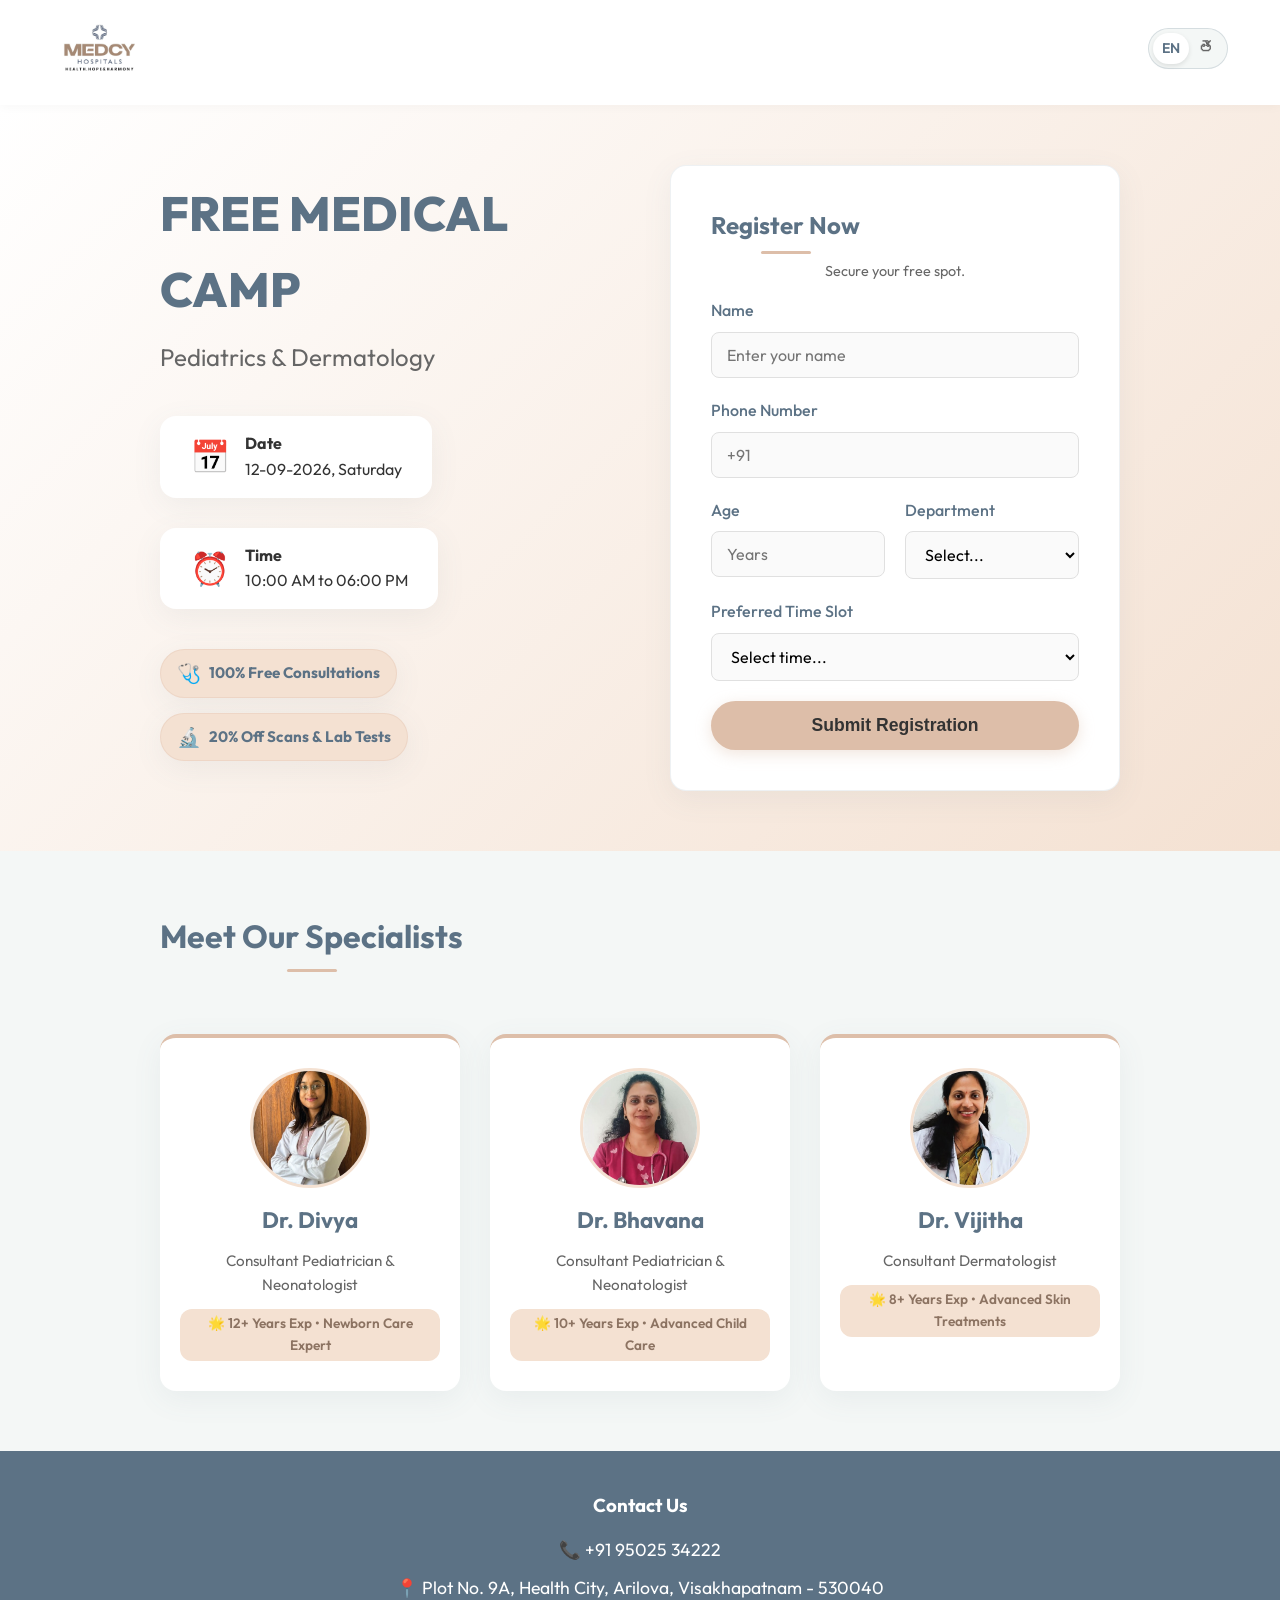
<file: index.html>
<!DOCTYPE html>
<html lang="en">

<head>
    <meta charset="UTF-8">
    <meta name="viewport" content="width=device-width, initial-scale=1.0">
    <title>Free Medical Camp | Medcy Hospitals</title>
    <meta name="description"
        content="Register for the Free Pediatrics and Dermatology Medical Camp at Medcy Hospitals, Visakhapatnam.">
    <link rel="stylesheet" href="style.css">
    <link href="https://fonts.googleapis.com/css2?family=Outfit:wght@300;400;500;600;700;800&display=swap"
        rel="stylesheet">
    
    <!-- Google tag (gtag.js) -->
    <script async src="https://www.googletagmanager.com/gtag/js?id=G-9KYE0B16S8"></script>
    <script>
      window.dataLayer = window.dataLayer || [];
      function gtag(){dataLayer.push(arguments);}
      gtag('js', new Date());

      gtag('config', 'G-9KYE0B16S8');
    </script>
</head>

<body>
    <nav class="navbar">
        <div class="container nav-container">
            <img src="logo.jpeg" alt="Medcy Hospitals Logo" class="logo">
            <div class="lang-toggle">
                <input type="checkbox" id="lang-switch" class="lang-switch">
                <label for="lang-switch" class="lang-label">
                    <span class="en-label active">EN</span>
                    <span class="te-label">తె</span>
                </label>
            </div>
        </div>
    </nav>

    <header class="hero">
        <div class="container hero-container">
            <div class="hero-content">
                <h1 class="hero-title" data-en="FREE MEDICAL CAMP" data-te="ఉచిత వైద్య శిబిరం">FREE MEDICAL CAMP</h1>
                <p class="hero-subtitle" data-en="Pediatrics & Dermatology"
                    data-te="చర్మవ్యాధుల మరియు పిల్లల వైద్య శిబిరం">Pediatrics & Dermatology</p>

                <div class="hero-details">
                    <div class="detail-card">
                        <span class="icon">📅</span>
                        <div>
                            <strong data-en="Date" data-te="తేదీ">Date</strong>
                            <p data-en="19-09-2026, Saturday" data-te="19-09-2026 శనివారం">12-09-2026, Saturday</p>
                        </div>
                    </div>
                    <div class="detail-card">
                        <span class="icon">⏰</span>
                        <div>
                            <strong data-en="Time" data-te="సమయం">Time</strong>
                            <p data-en="10:00 AM to 06:00 PM" data-te="ఉ 10:00 గం నుండి మ 06:00 గం వరకు">10:00 AM to
                                06:00 PM</p>
                        </div>
                    </div>
                </div>

                <div class="hero-benefits">
                    <span class="benefit-pill"><span class="icon">🩺</span> <strong data-en="100% Free Consultations"
                            data-te="ఉచిత సంప్రదింపులు">100% Free Consultations</strong></span>
                    <span class="benefit-pill"><span class="icon">🔬</span> <strong data-en="20% Off Scans & Lab Tests"
                            data-te="స్కాన్లు మరియు పరీక్షలపై 20% తగ్గింపు">20% Off Scans & Lab Tests</strong></span>
                </div>
            </div>

            <div class="hero-form">
                <div class="form-wrapper">
                    <h2 class="section-title text-center" style="font-size: 1.5rem; margin-bottom: 1rem;"
                        data-en="Register Now" data-te="ఇప్పుడే నమోదు చేసుకోండి">Register Now</h2>
                    <p class="text-center form-subtitle" style="margin-bottom: 15px; font-size: 0.9rem;"
                        data-en="Secure your free spot." data-te="ఉచిత స్లాట్‌ను బుక్ చేసుకోండి.">Secure your free spot.
                    </p>

                    <form id="registrationForm" class="registration-form">
                        <div class="form-group">
                            <label for="name" data-en="Name" data-te="పేరు">Name</label>
                            <input type="text" id="name" name="name" required placeholder="Enter your name">
                        </div>

                        <div class="form-group">
                            <label for="phone" data-en="Phone Number" data-te="ఫోన్ నంబర్">Phone Number</label>
                            <input type="tel" id="phone" name="phone" required placeholder="+91" pattern="[0-9]{10}">
                        </div>

                        <div class="form-row">
                            <div class="form-group half-width">
                                <label for="age" data-en="Age" data-te="వయస్సు">Age</label>
                                <input type="number" id="age" name="age" required min="0" max="120" placeholder="Years">
                            </div>

                            <div class="form-group half-width">
                                <label for="speciality" data-en="Department" data-te="విభాగం">Department</label>
                                <select id="speciality" name="speciality" required>
                                    <option value="" disabled selected data-en="Select..." data-te="ఎంచుకోండి...">
                                        Select...</option>
                                    <option value="Pediatrics" data-en="Pediatrics" data-te="పిల్లల వైద్యం">Pediatrics
                                    </option>
                                    <option value="Dermatology" data-en="Dermatology" data-te="చర్మవ్యాధుల">Dermatology
                                    </option>
                                </select>
                            </div>
                        </div>

                        <div class="form-group">
                            <label for="timeSlot" data-en="Preferred Time Slot" data-te="సమయాన్ని ఎంచుకోండి">Preferred
                                Time Slot</label>
                            <select id="timeSlot" name="timeSlot" required>
                                <option value="" disabled selected data-en="Select time..." data-te="సమయం...">Select
                                    time...</option>
                                <option value="10:00 AM - 11:00 AM">10:00 AM - 11:00 AM</option>
                                <option value="11:00 AM - 12:00 PM">11:00 AM - 12:00 PM</option>
                                <option value="12:00 PM - 01:00 PM">12:00 PM - 01:00 PM</option>
                                <option value="01:00 PM - 02:00 PM">01:00 PM - 02:00 PM</option>
                                <option value="02:00 PM - 03:00 PM">02:00 PM - 03:00 PM</option>
                                <option value="03:00 PM - 04:00 PM">03:00 PM - 04:00 PM</option>
                                <option value="04:00 PM - 05:00 PM">04:00 PM - 05:00 PM</option>
                                <option value="05:00 PM - 06:00 PM">05:00 PM - 06:00 PM</option>
                            </select>
                        </div>

                        <button type="submit" class="btn-primary full-width" id="submitBtn">
                            <span class="btn-text" data-en="Submit Registration" data-te="నమోదు సమర్పించండి">Submit
                                Registration</span>
                            <span class="loader" style="display: none;"></span>
                        </button>
                    </form>

                    <div id="successMessage" class="success-message" style="display: none;">
                        <div class="success-icon"
                            style="width: 40px; height: 40px; font-size: 20px; margin-bottom: 10px;">✓</div>
                        <h3 data-en="Success!" data-te="విజయవంతమైంది!" style="font-size: 1.2rem;">Success!</h3>
                        <p data-en="We will contact you shortly." data-te="మేము త్వరలో మిమ్మల్ని సంప్రదిస్తాము."
                            style="font-size: 0.9rem;">We will contact you shortly.</p>
                    </div>
                </div>
            </div>
        </div>
    </header>
    <section class="doctors-section">
        <div class="container">
            <h2 class="section-title text-center" data-en="Meet Our Specialists" data-te="మా నిపుణులు">Meet Our
                Specialists</h2>
            <div class="doctors-grid">
                <div class="doctor-card">
                    <img src="dr-divya.png" alt="Dr. Divya" class="doctor-img">
                    <h3 data-en="Dr. Divya" data-te="Dr. దివ్య">Dr. Divya</h3>
                    <p data-en="Consultant Pediatrician & Neonatologist"
                        data-te="కన్సల్టెంట్ పీడియాట్రీషియన్ & నియోనేటాలజిస్ట్">Consultant Pediatrician & Neonatologist
                    </p>
                    <span class="doc-exp" data-en="🌟 12+ Years Exp • Newborn Care Expert"
                        data-te="🌟 12+ సంవత్సరాల అనుభవం • నియోనేటల్ నిపుణులు">🌟 12+ Years Exp • Newborn Care
                        Expert</span>
                </div>
                <div class="doctor-card">
                    <img src="dr-bhavana.png" alt="Dr. Bhavana" class="doctor-img">
                    <h3 data-en="Dr. Bhavana" data-te="Dr. భావన">Dr. Bhavana</h3>
                    <p data-en="Consultant Pediatrician & Neonatologist"
                        data-te="కన్సల్టెంట్ పీడియాట్రీషియన్ & నియోనేటాలజిస్ట్">Consultant Pediatrician & Neonatologist
                    </p>
                    <span class="doc-exp" data-en="🌟 10+ Years Exp • Advanced Child Care"
                        data-te="🌟 10+ సంవత్సరాల అనుభవం • పీడియాట్రిక్ నిపుణులు">🌟 10+ Years Exp • Advanced Child
                        Care</span>
                </div>
                <div class="doctor-card">
                    <img src="dr-vijitha.png" alt="Dr. Vijitha" class="doctor-img">
                    <h3 data-en="Dr. Vijitha" data-te="Dr. విజ్ఞత">Dr. Vijitha</h3>
                    <p data-en="Consultant Dermatologist" data-te="కన్సల్టెంట్ డెర్మటాలజిస్ట్">Consultant Dermatologist
                    </p>
                    <span class="doc-exp" data-en="🌟 8+ Years Exp • Advanced Skin Treatments"
                        data-te="🌟 8+ సంవత్సరాల అనుభవం • చర్మ వ్యాధుల నిపుణులు">🌟 8+ Years Exp • Advanced Skin
                        Treatments</span>
                </div>
            </div>
        </div>
    </section>

    <footer class="footer">
        <div class="container footer-content">
            <div class="contact-info">
                <h3 data-en="Contact Us" data-te="మమ్మల్ని సంప్రదించండి">Contact Us</h3>
                <p>📞 <a href="tel:+919502534222">+91 95025 34222</a></p>
                <p>📍 <span data-en="Plot No. 9A, Health City, Arilova, Visakhapatnam - 530040"
                        data-te="ప్లాట్ నెం. 9A, హెల్త్ సిటీ, ఆరిలోవ, విశాఖపట్నం - 530040">Plot No. 9A, Health City,
                        Arilova, Visakhapatnam - 530040</span></p>
            </div>
        </div>
    </footer>

    <script src="script.js"></script>
</body>

</html>
</file>
<file: style.css>
:root {
    /* Soft Pastel Palette */
    --primary-color: #5C7285;
    /* Slate Blue */
    --primary-light: #7A93A7;
    --secondary-color: #DDBEA9;
    /* Warm Sand */
    --secondary-hover: #CBA58C;
    --accent-color: #F4E1D2;
    /* Soft Peach */
    --bg-color: #F4F7F6;
    /* Light Pastel Blue/Gray */
    --bg-white: #FFFFFF;
    --text-main: #333333;
    --text-muted: #666666;

    --border-radius: 16px;
    --transition: all 0.3s ease;
    --shadow-soft: 0 8px 30px rgba(92, 114, 133, 0.08);
    --shadow-hover: 0 12px 40px rgba(92, 114, 133, 0.15);
}

* {
    margin: 0;
    padding: 0;
    box-sizing: border-box;
}

html {
    /* Native scrolling feels best */
}

body {
    font-family: 'Outfit', sans-serif;
    background-color: var(--bg-color);
    color: var(--text-main);
    line-height: 1.6;
}

.container {
    width: 100%;
    max-width: 1000px;
    margin: 0 auto;
    padding: 0 20px;
}

.text-center {
    text-align: center;
}

/* Typography */
h1,
h2,
h3 {
    color: var(--primary-color);
    font-weight: 700;
}

.section-title {
    font-size: 2rem;
    margin-bottom: 2rem;
    position: relative;
    display: inline-block;
}

.section-title::after {
    content: '';
    position: absolute;
    bottom: -10px;
    left: 50%;
    transform: translateX(-50%);
    width: 50px;
    height: 3px;
    background-color: var(--secondary-color);
    border-radius: 2px;
}

/* Navigation & Toggle */
.navbar {
    background-color: var(--bg-white);
    padding: 5px 0;
    box-shadow: 0 2px 10px rgba(0, 0, 0, 0.03);
    position: sticky;
    top: 0;
    z-index: 100;
}

.nav-container {
    display: flex;
    justify-content: space-between;
    align-items: center;
    max-width: 95% !important;
}

.logo {
    height: 95px;
    object-fit: contain;
}

.lang-toggle {
    position: relative;
}

.lang-switch {
    display: none;
}

.lang-label {
    display: flex;
    background-color: var(--bg-color);
    border-radius: 30px;
    padding: 4px;
    cursor: pointer;
    position: relative;
    width: 80px;
    border: 1px solid rgba(92, 114, 133, 0.2);
}

.lang-label span {
    flex: 1;
    text-align: center;
    font-size: 14px;
    font-weight: 600;
    z-index: 2;
    padding: 4px 0;
    color: var(--text-muted);
    transition: var(--transition);
}

.lang-label span.active {
    color: var(--primary-color);
}

.lang-label::after {
    content: '';
    position: absolute;
    top: 4px;
    left: 4px;
    width: 36px;
    height: calc(100% - 8px);
    background-color: var(--bg-white);
    border-radius: 20px;
    box-shadow: 0 2px 5px rgba(0, 0, 0, 0.1);
    z-index: 1;
    transition: var(--transition);
}

.lang-switch:checked+.lang-label::after {
    transform: translateX(36px);
}

/* Hero Section */
.hero {
    padding: 60px 0;
    background: linear-gradient(135deg, var(--bg-white) 0%, var(--accent-color) 100%);
}

.hero-container {
    display: flex;
    align-items: center;
    gap: 40px;
    justify-content: space-between;
}

.hero-content {
    flex: 1;
    text-align: left;
}

.hero-form {
    flex: 0 0 450px;
}

.hero-title {
    font-size: 3rem;
    font-weight: 800;
    margin-bottom: 10px;
    color: var(--primary-color);
}

.hero-subtitle {
    font-size: 1.5rem;
    color: var(--text-muted);
    margin-bottom: 40px;
}

.hero-details {
    display: flex;
    justify-content: flex-start;
    gap: 30px;
    margin-bottom: 40px;
    flex-wrap: wrap;
}

.detail-card {
    background: var(--bg-white);
    padding: 15px 30px;
    border-radius: var(--border-radius);
    box-shadow: var(--shadow-soft);
    display: flex;
    align-items: center;
    gap: 15px;
    text-align: left;
}

.detail-card .icon {
    font-size: 2rem;
}

/* Hero Benefits Pills */
.hero-benefits {
    display: flex;
    gap: 15px;
    flex-wrap: wrap;
    margin-bottom: 20px;
}

.benefit-pill {
    display: inline-flex;
    align-items: center;
    gap: 8px;
    background-color: var(--accent-color);
    color: var(--primary-color);
    padding: 8px 16px;
    border-radius: 30px;
    font-weight: 600;
    font-size: 0.95rem;
    box-shadow: var(--shadow-soft);
    border: 1px solid rgba(221, 190, 169, 0.3);
}

.benefit-pill .icon {
    font-size: 1.2rem;
}

/* Doctors Section */
.doctors-section {
    padding: 60px 0;
    background-color: var(--bg-color);
}

.doctors-grid {
    display: grid;
    grid-template-columns: repeat(auto-fit, minmax(250px, 1fr));
    gap: 30px;
    margin-top: 40px;
}

.doctor-card {
    background: var(--bg-white);
    padding: 30px 20px;
    border-radius: var(--border-radius);
    text-align: center;
    box-shadow: var(--shadow-soft);
    border-top: 4px solid var(--secondary-color);
    transition: var(--transition);
}

.doctor-card:hover {
    transform: translateY(-5px);
    box-shadow: var(--shadow-hover);
}

.doctor-img {
    width: 120px;
    height: 120px;
    border-radius: 50%;
    object-fit: cover;
    margin: 0 auto 15px auto;
    border: 3px solid var(--accent-color);
    background-color: var(--bg-color);
    display: block;
}

.doctor-card h3 {
    margin-bottom: 10px;
    font-size: 1.4rem;
}

.doctor-card p {
    color: var(--text-muted);
    font-size: 0.95rem;
}

.doc-exp {
    display: inline-block;
    margin-top: 12px;
    font-size: 0.85rem;
    color: #8c7362;
    font-weight: 600;
    background-color: var(--accent-color);
    padding: 4px 10px;
    border-radius: 12px;
}

/* Form Styling */

.form-wrapper {
    max-width: 600px;
    margin: 0 auto;
    background: var(--bg-white);
    padding: 40px;
    border-radius: var(--border-radius);
    box-shadow: var(--shadow-soft);
    border: 1px solid rgba(92, 114, 133, 0.1);
}

.form-subtitle {
    margin-bottom: 30px;
    color: var(--text-muted);
}

.form-group {
    margin-bottom: 20px;
}

.form-row {
    display: flex;
    gap: 20px;
}

.half-width {
    flex: 1;
}

label {
    display: block;
    margin-bottom: 8px;
    font-weight: 500;
    color: var(--primary-color);
}

input,
select {
    width: 100%;
    padding: 12px 15px;
    border: 1px solid #E0E0E0;
    border-radius: 8px;
    font-family: inherit;
    font-size: 1rem;
    background-color: #FAFAFA;
    transition: var(--transition);
}

input:focus,
select:focus {
    outline: none;
    border-color: var(--primary-color);
    background-color: var(--bg-white);
    box-shadow: 0 0 0 3px rgba(92, 114, 133, 0.1);
}

/* Buttons */
.btn-primary {
    display: inline-flex;
    align-items: center;
    justify-content: center;
    background-color: var(--secondary-color);
    color: var(--text-main);
    padding: 14px 30px;
    border: none;
    border-radius: 30px;
    font-size: 1.1rem;
    font-weight: 600;
    text-decoration: none;
    cursor: pointer;
    transition: var(--transition);
    box-shadow: 0 4px 15px rgba(221, 190, 169, 0.4);
}

.btn-primary:hover {
    background-color: var(--secondary-hover);
    transform: translateY(-2px);
    box-shadow: 0 6px 20px rgba(203, 165, 140, 0.5);
}

.full-width {
    width: 100%;
}

/* Loader */
.loader {
    width: 20px;
    height: 20px;
    border: 3px solid rgba(255, 255, 255, 0.3);
    border-radius: 50%;
    border-top-color: var(--text-main);
    animation: spin 1s ease-in-out infinite;
}

@keyframes spin {
    to {
        transform: rotate(360deg);
    }
}

/* Success Message */
.success-message {
    text-align: center;
    padding: 30px;
}

.success-icon {
    width: 60px;
    height: 60px;
    background-color: #4CAF50;
    color: white;
    border-radius: 50%;
    display: flex;
    align-items: center;
    justify-content: center;
    font-size: 30px;
    margin: 0 auto 20px;
}

/* Footer */
.footer {
    background-color: var(--primary-color);
    color: white;
    padding: 40px 0 20px;
    text-align: center;
}

.footer h3 {
    color: white;
    margin-bottom: 15px;
}

.footer a {
    color: white;
    text-decoration: none;
}

.footer a:hover {
    text-decoration: underline;
}

.contact-info p {
    margin-bottom: 10px;
    font-size: 1.1rem;
}

/* Responsive */
@media (max-width: 768px) {
    .logo {
        height: 50px;
    }

    .hero-container {
        flex-direction: column;
        gap: 20px;
    }

    .hero-content {
        text-align: center;
    }

    .hero-details {
        justify-content: center;
        gap: 15px;
    }

    .detail-card {
        padding: 10px 15px;
        width: 100%;
        justify-content: center;
    }

    .hero-benefits {
        justify-content: center;
        gap: 10px;
    }

    .hero-form {
        flex: 1;
        width: 100%;
    }

    .hero-title {
        font-size: 2rem;
    }

    .hero-subtitle {
        font-size: 1.1rem;
        margin-bottom: 20px;
    }

    .form-row {
        flex-direction: column;
        gap: 15px;
    }

    .form-wrapper {
        padding: 20px;
    }

    .section-title {
        font-size: 1.75rem;
    }

    .doctor-card {
        padding: 20px 15px;
    }
}
</file>
<file: booknow/style.css>
:root {
    /* Soft Pastel Palette */
    --primary-color: #5C7285;
    /* Slate Blue */
    --primary-light: #7A93A7;
    --secondary-color: #DDBEA9;
    /* Warm Sand */
    --secondary-hover: #CBA58C;
    --accent-color: #F4E1D2;
    /* Soft Peach */
    --bg-color: #F4F7F6;
    /* Light Pastel Blue/Gray */
    --bg-white: #FFFFFF;
    --text-main: #333333;
    --text-muted: #666666;

    --border-radius: 16px;
    --transition: all 0.3s ease;
    --shadow-soft: 0 8px 30px rgba(92, 114, 133, 0.08);
    --shadow-hover: 0 12px 40px rgba(92, 114, 133, 0.15);
}

* {
    margin: 0;
    padding: 0;
    box-sizing: border-box;
}

html {
    /* Native scrolling feels best */
}

body {
    font-family: 'Outfit', sans-serif;
    background-color: var(--bg-color);
    color: var(--text-main);
    line-height: 1.6;
}

.container {
    width: 100%;
    max-width: 1000px;
    margin: 0 auto;
    padding: 0 20px;
}

.text-center {
    text-align: center;
}

/* Typography */
h1,
h2,
h3 {
    color: var(--primary-color);
    font-weight: 700;
}

.section-title {
    font-size: 2rem;
    margin-bottom: 2rem;
    position: relative;
    display: inline-block;
}

.section-title::after {
    content: '';
    position: absolute;
    bottom: -10px;
    left: 50%;
    transform: translateX(-50%);
    width: 50px;
    height: 3px;
    background-color: var(--secondary-color);
    border-radius: 2px;
}

/* Navigation & Toggle */
.navbar {
    background-color: var(--bg-white);
    padding: 5px 0;
    box-shadow: 0 2px 10px rgba(0, 0, 0, 0.03);
    position: sticky;
    top: 0;
    z-index: 100;
}

.nav-container {
    display: flex;
    justify-content: space-between;
    align-items: center;
    max-width: 95% !important;
}

.logo {
    height: 95px;
    object-fit: contain;
}

.lang-toggle {
    position: relative;
}

.lang-switch {
    display: none;
}

.lang-label {
    display: flex;
    background-color: var(--bg-color);
    border-radius: 30px;
    padding: 4px;
    cursor: pointer;
    position: relative;
    width: 80px;
    border: 1px solid rgba(92, 114, 133, 0.2);
}

.lang-label span {
    flex: 1;
    text-align: center;
    font-size: 14px;
    font-weight: 600;
    z-index: 2;
    padding: 4px 0;
    color: var(--text-muted);
    transition: var(--transition);
}

.lang-label span.active {
    color: var(--primary-color);
}

.lang-label::after {
    content: '';
    position: absolute;
    top: 4px;
    left: 4px;
    width: 36px;
    height: calc(100% - 8px);
    background-color: var(--bg-white);
    border-radius: 20px;
    box-shadow: 0 2px 5px rgba(0, 0, 0, 0.1);
    z-index: 1;
    transition: var(--transition);
}

.lang-switch:checked+.lang-label::after {
    transform: translateX(36px);
}

/* Hero Section */
.hero {
    padding: 60px 0;
    background: linear-gradient(135deg, var(--bg-white) 0%, var(--accent-color) 100%);
}

.hero-container {
    display: flex;
    align-items: center;
    gap: 40px;
    justify-content: space-between;
}

.hero-content {
    flex: 1;
    text-align: left;
}

.hero-form {
    flex: 0 0 450px;
}

.hero-title {
    font-size: 3rem;
    font-weight: 800;
    margin-bottom: 10px;
    color: var(--primary-color);
}

.hero-subtitle {
    font-size: 1.5rem;
    color: var(--text-muted);
    margin-bottom: 40px;
}

.hero-details {
    display: flex;
    justify-content: flex-start;
    gap: 30px;
    margin-bottom: 40px;
    flex-wrap: wrap;
}

.detail-card {
    background: var(--bg-white);
    padding: 15px 30px;
    border-radius: var(--border-radius);
    box-shadow: var(--shadow-soft);
    display: flex;
    align-items: center;
    gap: 15px;
    text-align: left;
}

.detail-card .icon {
    font-size: 2rem;
}

/* Hero Benefits Pills */
.hero-benefits {
    display: flex;
    gap: 15px;
    flex-wrap: wrap;
    margin-bottom: 20px;
}

.benefit-pill {
    display: inline-flex;
    align-items: center;
    gap: 8px;
    background-color: var(--accent-color);
    color: var(--primary-color);
    padding: 8px 16px;
    border-radius: 30px;
    font-weight: 600;
    font-size: 0.95rem;
    box-shadow: var(--shadow-soft);
    border: 1px solid rgba(221, 190, 169, 0.3);
}

.benefit-pill .icon {
    font-size: 1.2rem;
}

/* Doctors Section */
.doctors-section {
    padding: 60px 0;
    background-color: var(--bg-color);
}

.doctors-grid {
    display: grid;
    grid-template-columns: repeat(auto-fit, minmax(250px, 1fr));
    gap: 30px;
    margin-top: 40px;
}

.doctor-card {
    background: var(--bg-white);
    padding: 30px 20px;
    border-radius: var(--border-radius);
    text-align: center;
    box-shadow: var(--shadow-soft);
    border-top: 4px solid var(--secondary-color);
    transition: var(--transition);
}

.doctor-card:hover {
    transform: translateY(-5px);
    box-shadow: var(--shadow-hover);
}

.doctor-img {
    width: 120px;
    height: 120px;
    border-radius: 50%;
    object-fit: cover;
    margin: 0 auto 15px auto;
    border: 3px solid var(--accent-color);
    background-color: var(--bg-color);
    display: block;
}

.doctor-card h3 {
    margin-bottom: 10px;
    font-size: 1.4rem;
}

.doctor-card p {
    color: var(--text-muted);
    font-size: 0.95rem;
}

.doc-exp {
    display: inline-block;
    margin-top: 12px;
    font-size: 0.85rem;
    color: #8c7362;
    font-weight: 600;
    background-color: var(--accent-color);
    padding: 4px 10px;
    border-radius: 12px;
}

/* Form Styling */

.form-wrapper {
    max-width: 600px;
    margin: 0 auto;
    background: var(--bg-white);
    padding: 40px;
    border-radius: var(--border-radius);
    box-shadow: var(--shadow-soft);
    border: 1px solid rgba(92, 114, 133, 0.1);
}

.form-subtitle {
    margin-bottom: 30px;
    color: var(--text-muted);
}

.form-group {
    margin-bottom: 20px;
}

.form-row {
    display: flex;
    gap: 20px;
}

.half-width {
    flex: 1;
}

label {
    display: block;
    margin-bottom: 8px;
    font-weight: 500;
    color: var(--primary-color);
}

input,
select {
    width: 100%;
    padding: 12px 15px;
    border: 1px solid #E0E0E0;
    border-radius: 8px;
    font-family: inherit;
    font-size: 1rem;
    background-color: #FAFAFA;
    transition: var(--transition);
}

input:focus,
select:focus {
    outline: none;
    border-color: var(--primary-color);
    background-color: var(--bg-white);
    box-shadow: 0 0 0 3px rgba(92, 114, 133, 0.1);
}

/* Buttons */
.btn-primary {
    display: inline-flex;
    align-items: center;
    justify-content: center;
    background-color: var(--secondary-color);
    color: var(--text-main);
    padding: 14px 30px;
    border: none;
    border-radius: 30px;
    font-size: 1.1rem;
    font-weight: 600;
    text-decoration: none;
    cursor: pointer;
    transition: var(--transition);
    box-shadow: 0 4px 15px rgba(221, 190, 169, 0.4);
}

.btn-primary:hover {
    background-color: var(--secondary-hover);
    transform: translateY(-2px);
    box-shadow: 0 6px 20px rgba(203, 165, 140, 0.5);
}

.full-width {
    width: 100%;
}

/* Loader */
.loader {
    width: 20px;
    height: 20px;
    border: 3px solid rgba(255, 255, 255, 0.3);
    border-radius: 50%;
    border-top-color: var(--text-main);
    animation: spin 1s ease-in-out infinite;
}

@keyframes spin {
    to {
        transform: rotate(360deg);
    }
}

/* Success Message */
.success-message {
    text-align: center;
    padding: 30px;
}

.success-icon {
    width: 60px;
    height: 60px;
    background-color: #4CAF50;
    color: white;
    border-radius: 50%;
    display: flex;
    align-items: center;
    justify-content: center;
    font-size: 30px;
    margin: 0 auto 20px;
}

/* Footer */
.footer {
    background-color: var(--primary-color);
    color: white;
    padding: 40px 0 20px;
    text-align: center;
}

.footer h3 {
    color: white;
    margin-bottom: 15px;
}

.footer a {
    color: white;
    text-decoration: none;
}

.footer a:hover {
    text-decoration: underline;
}

.contact-info p {
    margin-bottom: 10px;
    font-size: 1.1rem;
}

/* Responsive */
@media (max-width: 768px) {
    .logo {
        height: 50px;
    }

    .hero-container {
        flex-direction: column;
        gap: 20px;
    }

    .hero-content {
        text-align: center;
    }

    .hero-details {
        justify-content: center;
        gap: 15px;
    }

    .detail-card {
        padding: 10px 15px;
        width: 100%;
        justify-content: center;
    }

    .hero-benefits {
        justify-content: center;
        gap: 10px;
    }

    .hero-form {
        flex: 1;
        width: 100%;
    }

    .hero-title {
        font-size: 2rem;
    }

    .hero-subtitle {
        font-size: 1.1rem;
        margin-bottom: 20px;
    }

    .form-row {
        flex-direction: column;
        gap: 15px;
    }

    .form-wrapper {
        padding: 20px;
    }

    .section-title {
        font-size: 1.75rem;
    }

    .doctor-card {
        padding: 20px 15px;
    }
}
</file>
